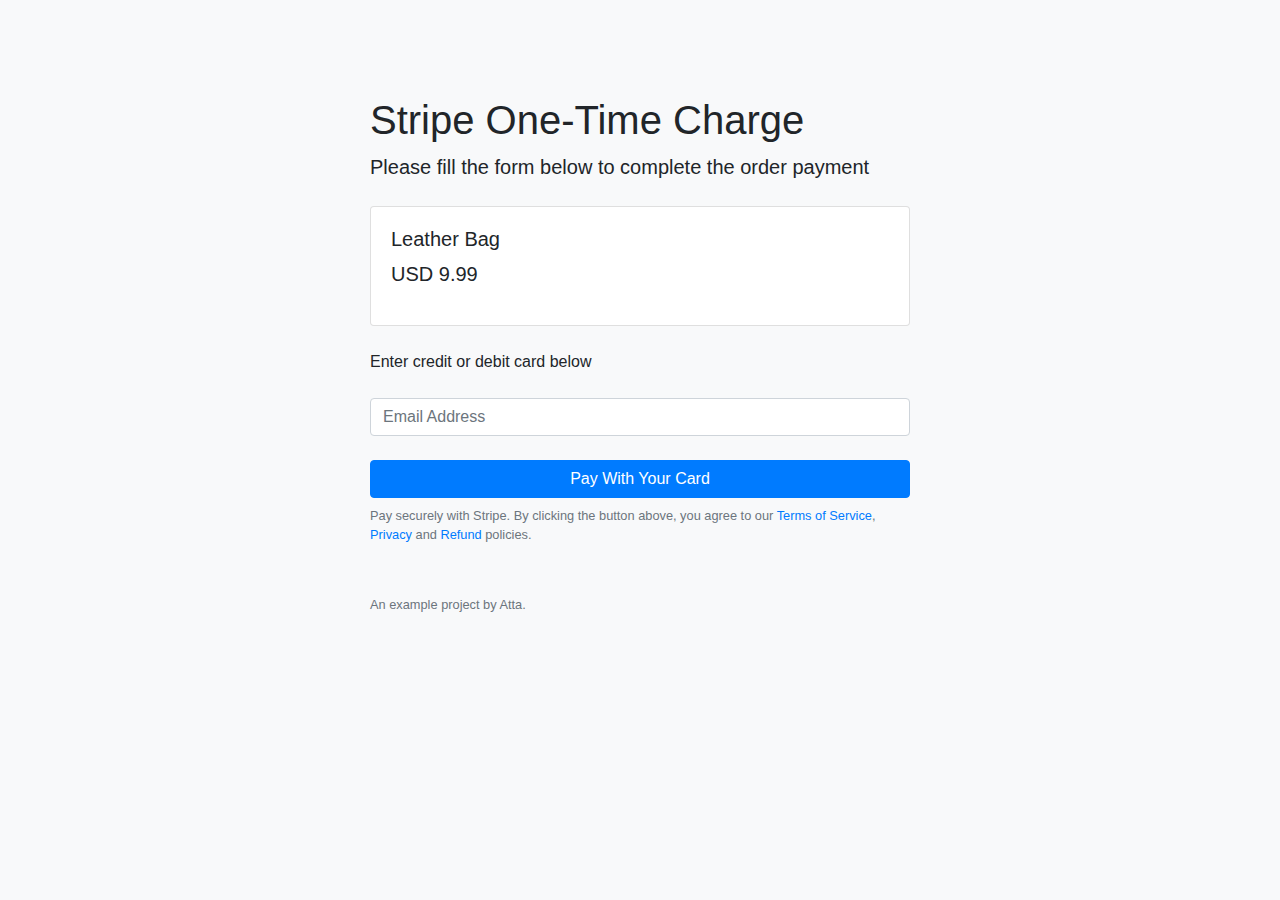
<file: src/main/resources/templates/charge.html>
<!DOCTYPE html>
<html xmlns:th="http://www.thymeleaf.org">
<head>
    <title>Charge</title>
    <!--Bootstrap 4 CSS-->
    <link rel="stylesheet" href="https://stackpath.bootstrapcdn.com/bootstrap/4.3.1/css/bootstrap.min.css">

    <!--Bootstrap 4 JavaScript-->
    <script src="https://code.jquery.com/jquery-3.3.1.min.js"></script>
    <script src="https://stackpath.bootstrapcdn.com/bootstrap/4.3.1/js/bootstrap.min.js"></script>

    <!--Stripe JavaScript Library-->
    <script src="https://js.stripe.com/v3/"></script>
</head>
<body class="bg-light pt-5">

<!--hero section-->
<section class="py-5">
    <div class="container">
        <div class="row">
            <div class="col-lg-6 col-md-8 col-12 my-auto mx-auto">
                <h1>
                    Stripe One-Time Charge
                </h1>
                <p class="lead mb-4">
                    Please fill the form below to complete the order payment
                </p>
                <div class="card mb-4">
                    <div class="card-body">
                        <h5>Leather Bag</h5>
                        <p class="lead">USD 9.99</p>
                    </div>
                </div>
                <form action="#" id="payment-form" method="post">
                    <input id="api-key" type="hidden" th:value="${stripePublicKey}">
                    <div class="form-group">
                        <label class="font-weight-medium" for="card-element">
                            Enter credit or debit card below
                        </label>
                        <div class="w-100" id="card-element">
                            <!-- A Stripe Element will be inserted here. -->
                        </div>
                    </div>
                    <div class="form-group">
                        <input class="form-control" id="email" name="email"
                               placeholder="Email Address" type="email" required>
                    </div>
                    <!-- Used to display Element errors. -->
                    <div class="text-danger w-100" id="card-errors" role="alert"></div>
                    <div class="form-group pt-2">
                        <button class="btn btn-primary btn-block" id="submitButton" type="submit">
                            Pay With Your Card
                        </button>
                        <div class="small text-muted mt-2">
                            Pay securely with Stripe. By clicking the button above, you agree
                            to our <a target="_blank" href="#">Terms of Service</a>,
                            <a target="_blank" href="#">Privacy</a> and
                            <a target="_blank" href="#">Refund</a> policies.

                        </div>
                    </div>


                </form>
                <p class="mt-5 text-muted">
                    <small>An example project by <a th:href="@{https://attacomsian.com}" target="_blank">Atta</a>.
                    </small>
                </p>
            </div>
        </div>
    </div>
</section>

<!--custom javascript for handling subscription-->
<script>
    $(function () {
        var API_KEY = $('#api-key').val();
        // Create a Stripe client.
        var stripe = Stripe(API_KEY);

        // Create an instance of Elements.
        var elements = stripe.elements();

        // Create an instance of the card Element.
        var card = elements.create('card');

        // Add an instance of the card Element into the `card-element` <div>.
        card.mount('#card-element');

        // Handle real-time validation errors from the card Element.
        card.addEventListener('change', function (event) {
            var displayError = document.getElementById('card-errors');
            if (event.error) {
                displayError.textContent = event.error.message;
            } else {
                displayError.textContent = '';
            }
        });

        // Handle form submission.
        var form = document.getElementById('payment-form');
        form.addEventListener('submit', function (event) {
            event.preventDefault();
            // handle payment
            handlePayments();
        });

        //handle card submission
        function handlePayments() {
            stripe.createToken(card).then(function (result) {
                if (result.error) {
                    // Inform the user if there was an error.
                    var errorElement = document.getElementById('card-errors');
                    errorElement.textContent = result.error.message;
                } else {
                    // Send the token to your server.
                    var token = result.token.id;
                    var email = $('#email').val();
                    $.post(
                        "/create-charge",
                        {email: email, token: token},
                        function (data) {
                            alert(data.details);
                        }, 'json');
                }
            });
        }
    });
</script>

</body>
</html>
</file>
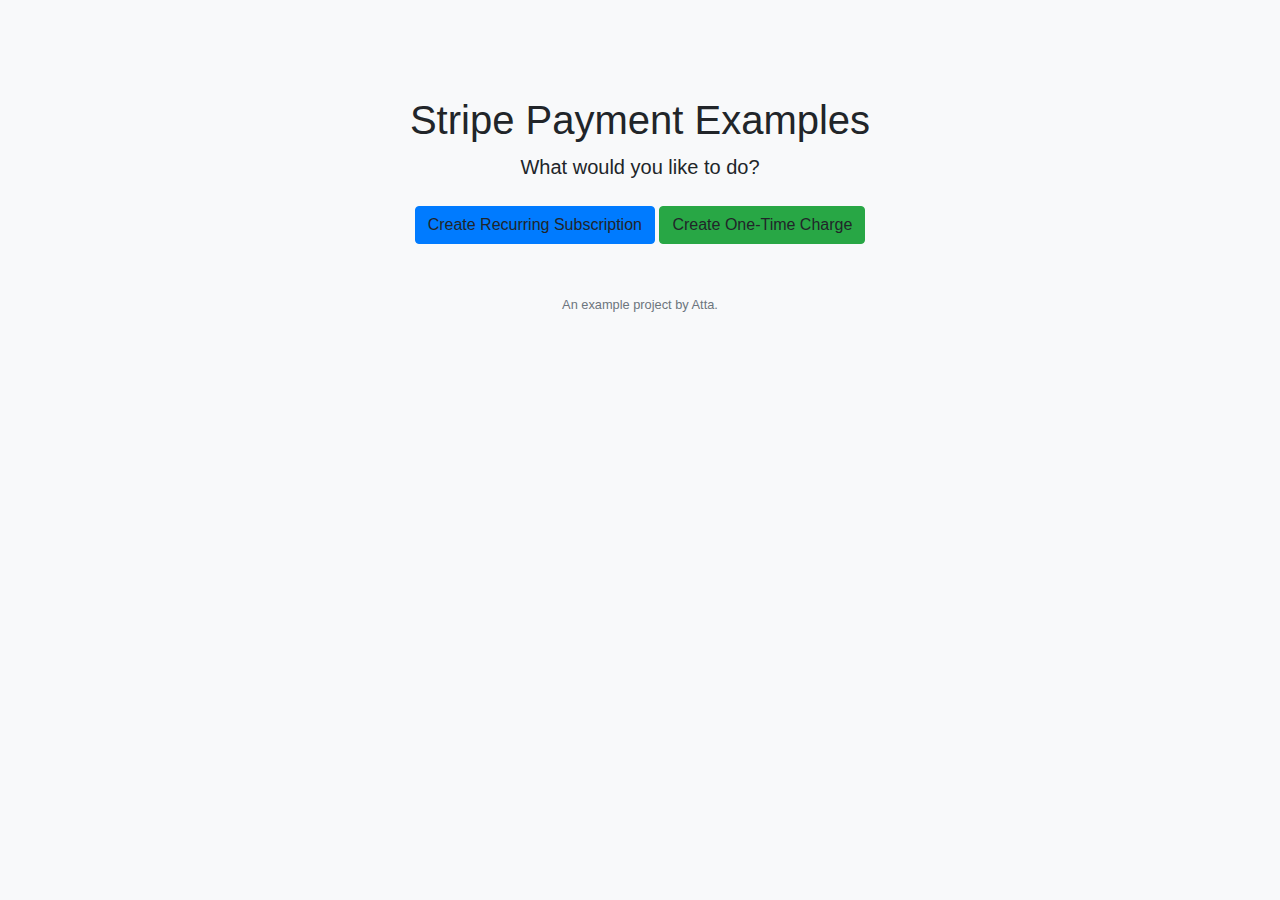
<file: src/main/resources/templates/homePage.html>
<!DOCTYPE html>
<html xmlns:th="http://www.thymeleaf.org">
<head>
    <title>Homepage</title>
    <!--Bootstrap 4 CSS-->
    <link rel="stylesheet" href="https://stackpath.bootstrapcdn.com/bootstrap/4.3.1/css/bootstrap.min.css">

    <!--Bootstrap 4 JavaScript-->
    <script src="https://code.jquery.com/jquery-3.3.1.min.js"></script>
    <script src="https://stackpath.bootstrapcdn.com/bootstrap/4.3.1/js/bootstrap.min.js"></script>
</head>
<body class="bg-light pt-5">

<!--hero section-->
<section class="py-5">
    <div class="container">
        <div class="row">
            <div class="col-lg-7 col-md-10 col-12 my-auto mx-auto text-center">
                <h1>
                    Stripe Payment Examples
                </h1>
                <p class="lead mb-4">
                    What would you like to do?
                </p>
                <a class="btn btn-primary" th:href="@{/subscription}">Create Recurring Subscription</a>
                <a class="btn btn-success" th:href="@{/charge}">Create One-Time Charge</a>
                <p class="mt-5 text-muted">
                    <small>An example project by <a th:href="@{https://attacomsian.com}" target="_blank">Atta</a>.</small>
                </p>
            </div>
        </div>
    </div>
</section>

</body>
</html>
</file>
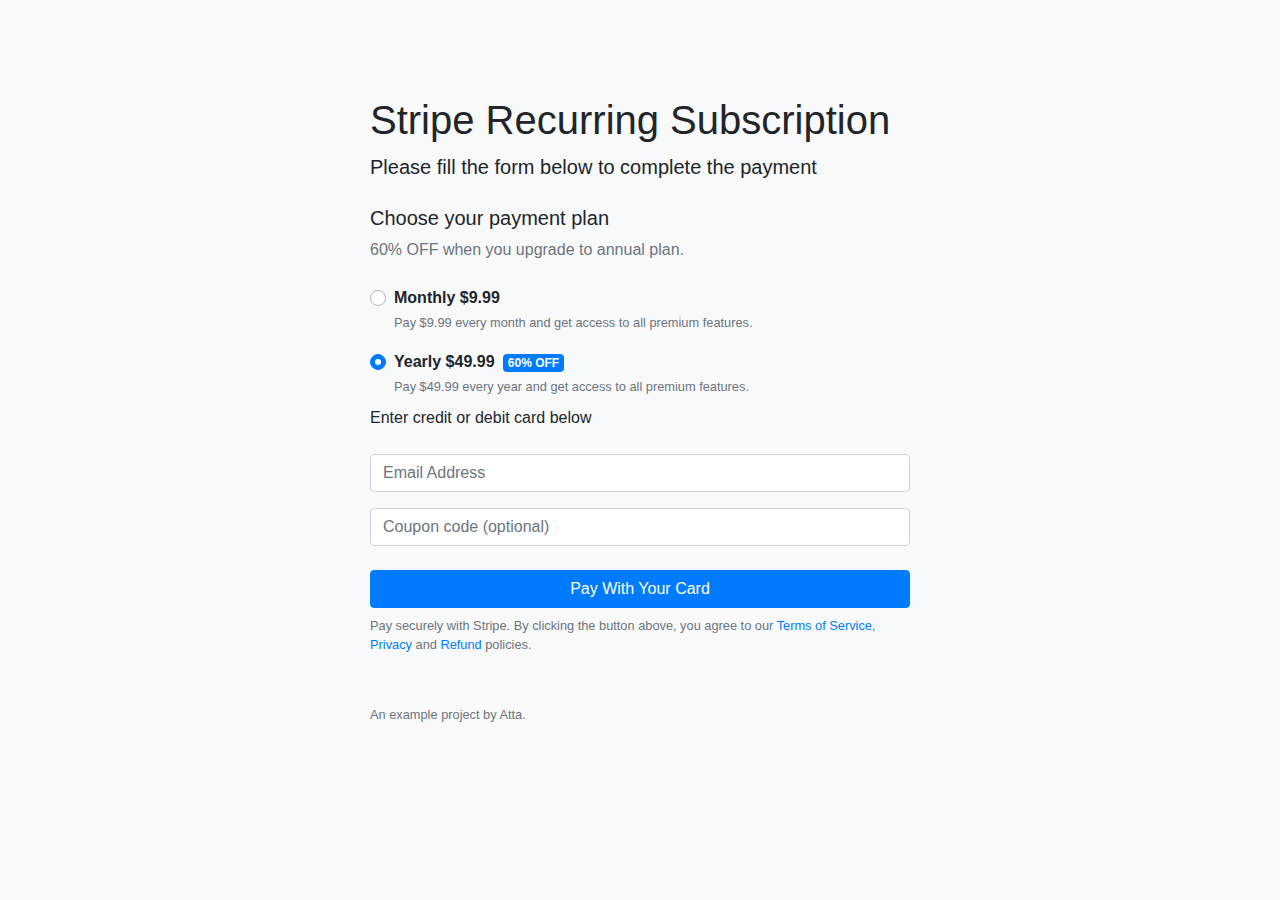
<file: src/main/resources/templates/subscription.html>
<!DOCTYPE html>
<html xmlns:th="http://www.thymeleaf.org">
<head>
    <title>Subscription</title>
    <!--Bootstrap 4 CSS-->
    <link rel="stylesheet" href="https://stackpath.bootstrapcdn.com/bootstrap/4.3.1/css/bootstrap.min.css">

    <!--Bootstrap 4 JavaScript-->
    <script src="https://code.jquery.com/jquery-3.3.1.min.js"></script>
    <script src="https://stackpath.bootstrapcdn.com/bootstrap/4.3.1/js/bootstrap.min.js"></script>

    <!--Stripe JavaScript Library-->
    <script src="https://js.stripe.com/v3/"></script>
</head>
<body class="bg-light pt-5">

<!--hero section-->
<section class="py-5">
    <div class="container">
        <div class="row">
            <div class="col-lg-6 col-md-8 col-12 my-auto mx-auto">
                <h1>
                    Stripe Recurring Subscription
                </h1>
                <p class="lead mb-4">
                    Please fill the form below to complete the payment
                </p>
                <h5 class="mb-2">Choose your payment plan</h5>
                <p class="text-muted">
                    60% OFF when you upgrade to annual plan.
                </p>
                <div class="py-2">
                    <div class="custom-control custom-radio">
                        <input class="custom-control-input" id="monthly-plan" name="premium-plan" type="radio"
                               value="monthly-subscription"/>
                        <label class="custom-control-label" for="monthly-plan">
                            <strong>Monthly $9.99</strong><br/>
                            <small class="text-muted">
                                Pay $9.99 every month and get access to all premium features.
                            </small>
                        </label>
                    </div>
                    <div class="custom-control custom-radio mt-3">
                        <input checked="" class="custom-control-input" id="annually-plan" name="premium-plan"
                               type="radio" value="annual-subscription"/>
                        <label class="custom-control-label" for="annually-plan">
                            <strong>Yearly $49.99</strong>
                            <span class="badge badge-primary ml-1">60% OFF</span>
                            <br/>
                            <small class="text-muted">
                                Pay $49.99 every year and get access to all premium features.
                            </small>
                        </label>
                    </div>
                </div>
                <form action="#" id="payment-form" method="post">
                    <input id="api-key" type="hidden" th:value="${stripePublicKey}">
                    <div class="form-group">
                        <label class="font-weight-medium" for="card-element">
                            Enter credit or debit card below
                        </label>
                        <div class="w-100" id="card-element">
                            <!-- A Stripe Element will be inserted here. -->
                        </div>
                    </div>
                    <div class="form-group">
                        <input class="form-control" id="email" name="email"
                               placeholder="Email Address" type="email" required>
                    </div>
                    <div class="form-group">
                        <input class="form-control" id="coupon" name="coupon"
                               placeholder="Coupon code (optional)" type="text">
                    </div>
                    <!-- Used to display Element errors. -->
                    <div class="text-danger w-100" id="card-errors" role="alert"></div>
                    <div class="form-group pt-2">
                        <button class="btn btn-primary btn-block" id="submitButton" type="submit">
                            Pay With Your Card
                        </button>
                        <div class="small text-muted mt-2">
                            Pay securely with Stripe. By clicking the button above, you agree
                            to our <a target="_blank" href="#">Terms of Service</a>,
                            <a target="_blank" href="#">Privacy</a> and
                            <a target="_blank" href="#">Refund</a> policies.

                        </div>
                    </div>


                </form>
                <p class="mt-5 text-muted">
                    <small>An example project by <a th:href="@{https://attacomsian.com}" target="_blank">Atta</a>.
                    </small>
                </p>
            </div>
        </div>
    </div>
</section>

<!--custom javascript for handling subscription-->
<script>
    $(function () {
        var API_KEY = $('#api-key').val();
        // Create a Stripe client.
        var stripe = Stripe(API_KEY);

        // Create an instance of Elements.
        var elements = stripe.elements();

        // Create an instance of the card Element.
        var card = elements.create('card');

        // Add an instance of the card Element into the `card-element` <div>.
        card.mount('#card-element');

        // Handle real-time validation errors from the card Element.
        card.addEventListener('change', function (event) {
            var displayError = document.getElementById('card-errors');
            if (event.error) {
                displayError.textContent = event.error.message;
            } else {
                displayError.textContent = '';
            }
        });

        // Handle form submission.
        var form = document.getElementById('payment-form');
        form.addEventListener('submit', function (event) {
            event.preventDefault();
            //validate coupon if any
            var code = $('#coupon').val().trim();
            if (code.length > 0) {
                $.post(
                    "/coupon-validator",
                    {code: code},
                    function (data) {
                        if (data.status) {
                            handlePayments();
                        } else {
                            alert(data.details);
                        }
                    }, 'json');
            } else {
                handlePayments();
            }
        });

        //handle card submission
        function handlePayments() {
            stripe.createToken(card).then(function (result) {
                if (result.error) {
                    // Inform the user if there was an error.
                    var errorElement = document.getElementById('card-errors');
                    errorElement.textContent = result.error.message;
                } else {
                    // Send the token to your server.
                    var token = result.token.id;
                    var plan = $('input[name="premium-plan"]:checked').val();
                    var email = $('#email').val();
                    var coupon = $('#coupon').val();
                    $.post(
                        "/create-subscription",
                        {email: email, token: token, plan: plan, coupon: coupon},
                        function (data) {
                            alert(data.details);
                        }, 'json');
                }
            });
        }
    });
</script>
</body>
</html>
</file>
